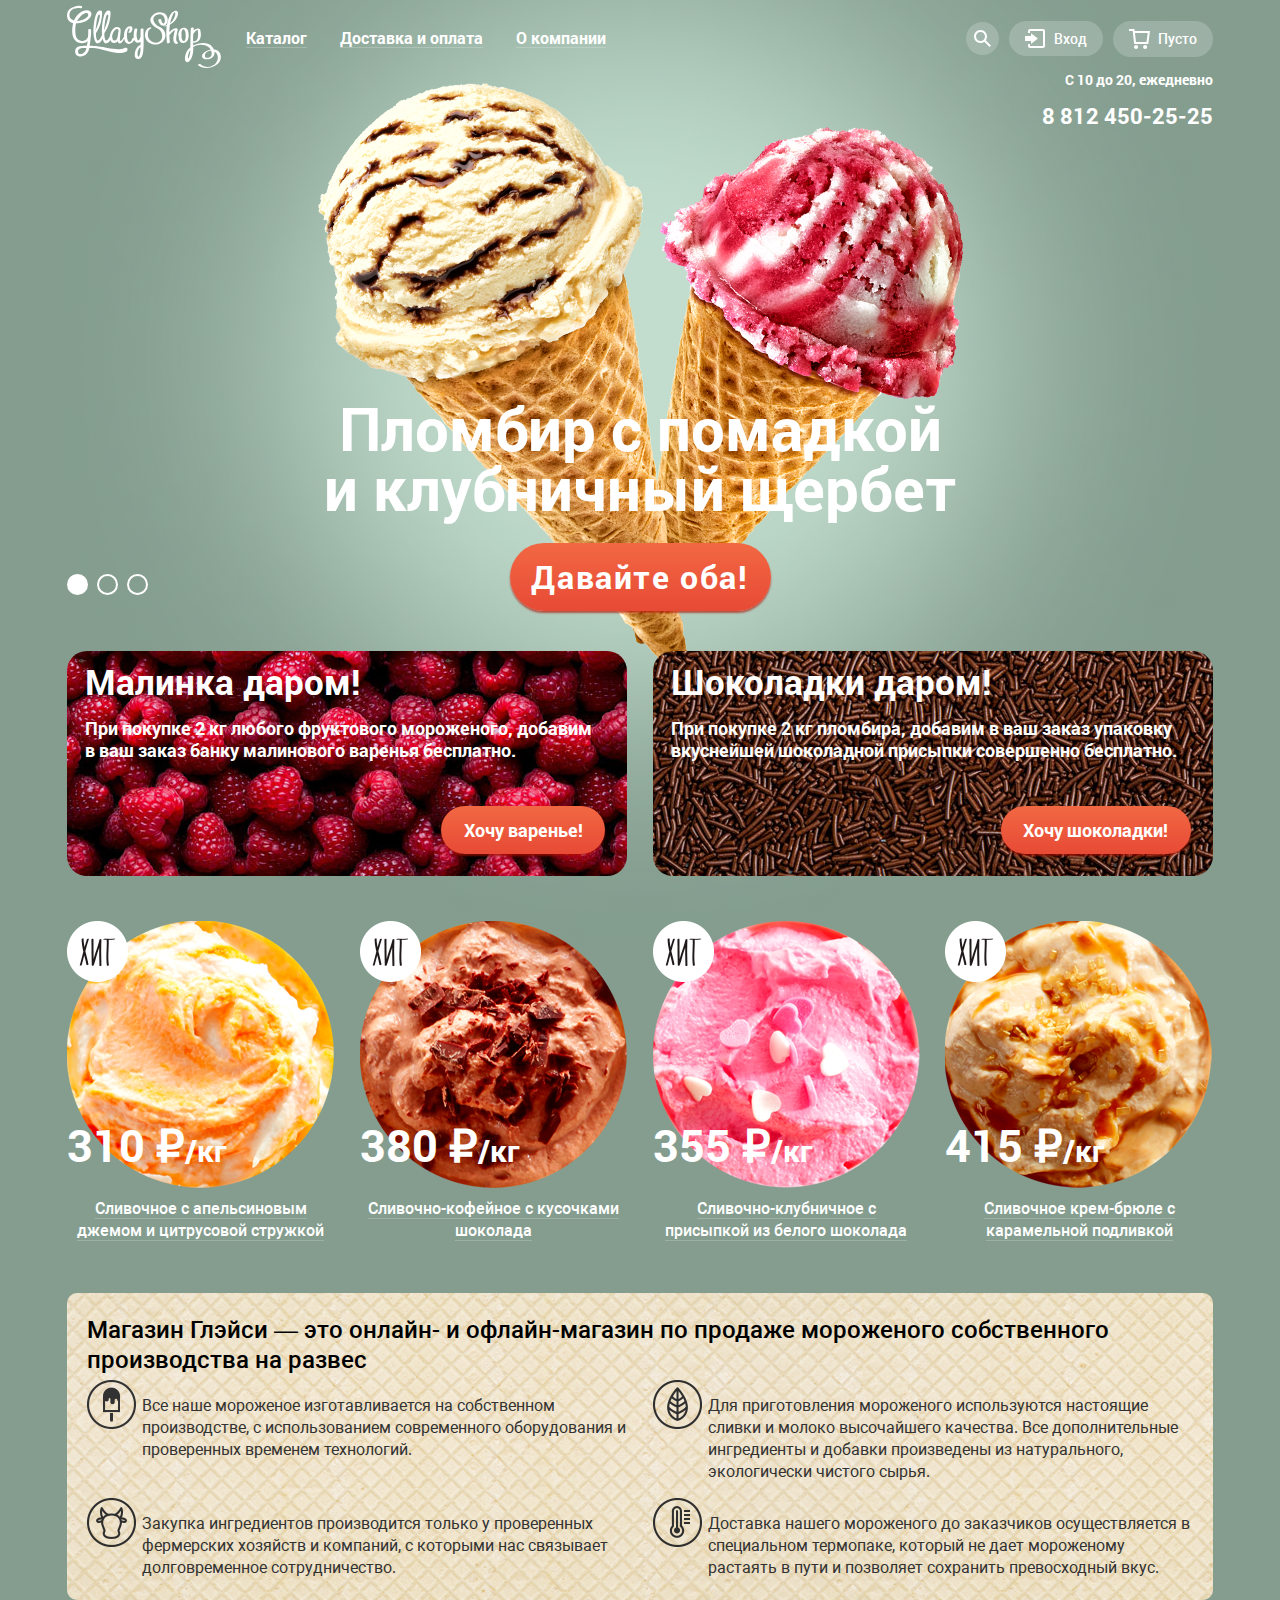
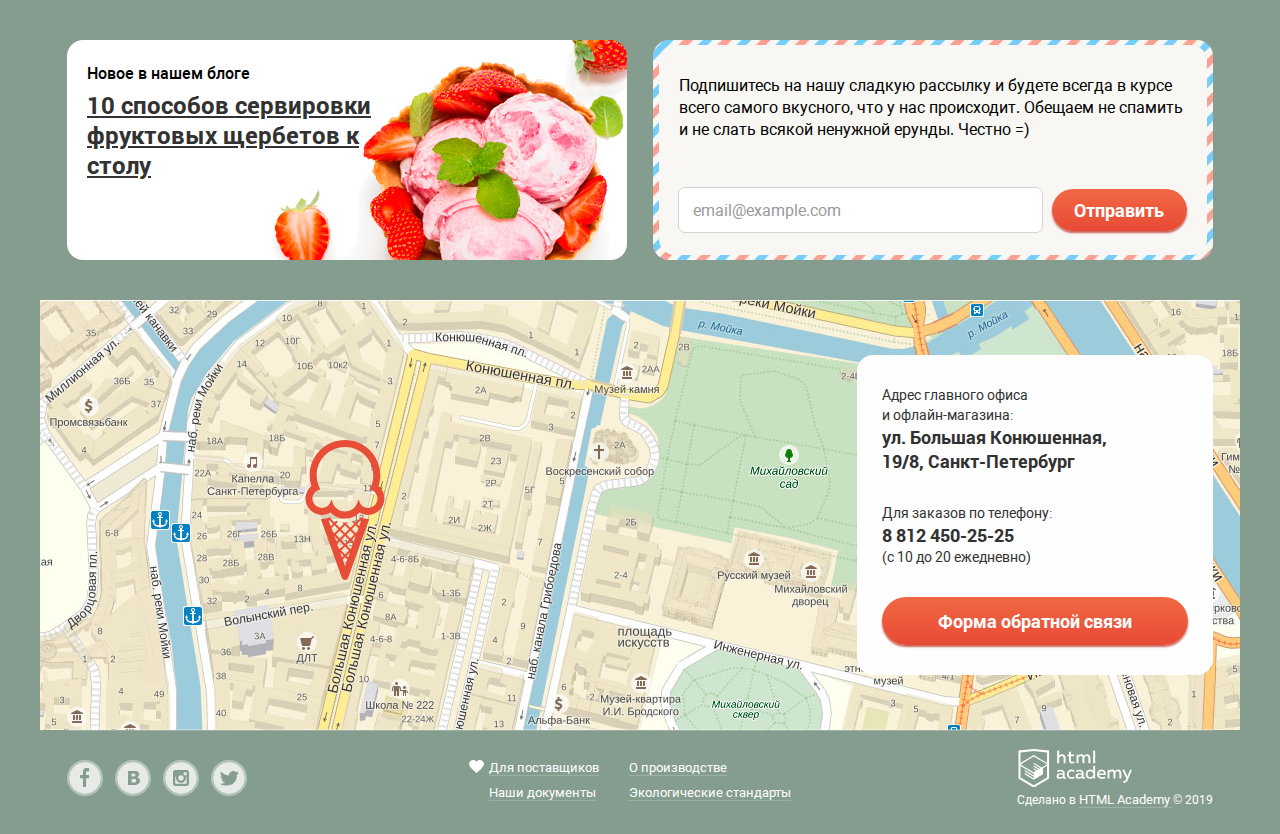
<file: index.html>
<!DOCTYPE html>
<html lang="ru">

<head>
  <meta charset="utf-8">
  <title>Gllacy Главная Страница</title>
  <!-- <link rel="stylesheet" href="css/normalize.min.css"> -->
  <link rel="stylesheet" href="css/style.min.css">
  <link rel="icon" href="favicon.ico">
  <link rel="icon" href="img/favicons/favicon.svg" type="image/svg+xml">
  <link rel="apple-touch-icon" href="img/favicons/180.png">
  <link rel="manifest" href="manisfest.webmanifest">
</head>

<body class="page page--green-theme">
  <header class="header page__header">
    <nav class="header__navigation">
      <a class="header__navigation-logo">
        <img src="img/icons/Logo.svg" width="154" height="64" alt="Глейси логотип">
      </a>
      <ul class="header__navigation-list">
        <li class="header__navigation-item">
          <a class="header__navigation-link header__navigation-link--catalog" href="#">
            <span class="header__navigation-text">Каталог</span>
          </a>
          <div class="header__catalog-wrapper">
            <div class="header__catalog">
              <ul class="header__catalog-options-list">
                <li class="header__catalog-option-item">
                  <a class="header__catalog-option-link">Новинки</a>
                </li>
              </ul>
              <ul class="header__catalog-list">
                <li class="header__catalog-item">
                  <a class="header__catalog-link" href="catalog.html">Сливочное</a>
                </li>
                <li class="header__catalog-item">
                  <a class="header__catalog-link" href="#">Щербеты</a>
                </li>
                <li class="header__catalog-item">
                  <a class="header__catalog-link" href="#">Фруктовый лёд</a>
                </li>
                <li class="header__catalog-item">
                  <a class="header__catalog-link" href="#">Мелорин</a>
                </li>
              </ul>
            </div>
          </div>
        </li>
        <li class="header__navigation-item">
          <a class="header__navigation-link" href="#">
            <span class="header__navigation-text">Доставка и оплата</span>
          </a>
        </li>
        <li class="header__navigation-item">
          <a class="header__navigation-link" href="#">
            <span class="header__navigation-text">О компании</span>
          </a>
        </li>
      </ul>
    </nav>
    <nav class="header__user-interface">
      <ul class="header__user-interface-list">
        <li class="header__user-interface-item ">
          <a class="header__user-interface-button user-interface-button user-interface-button--search" href="#">
            <svg class="user-interface-button__icon" version="1.1" xmlns="http://www.w3.org/2000/svg"
              xmlns:xlink="http://www.w3.org/1999/xlink" x="0px" y="0px" width="17px" height="17px" viewBox="0 0 17 17"
              enable-background="new 0 0 17 17" xml:space="preserve" fill="#FFFFFF">
              <g id="Layer_2">
                <path d="M16.958,15.527L11.75,10.32C12.533,9.247,13,7.93,13,6.5C13,2.91,10.09,0,6.5,0S0,2.91,0,6.5
                    S2.91,13,6.5,13c1.438,0,2.763-0.473,3.839-1.263l5.205,5.204L16.958,15.527z M6.5,11C4.019,11,2,8.981,2,6.5S4.019,2,6.5,2
                    S11,4.019,11,6.5S8.981,11,6.5,11z" />
              </g>
            </svg>
            <span class="user-interface-button__text visually-hidden" aria-label="Поиск по сайту">Поиск</span>
          </a>
          <div class="header__search-form-wrapper search-form-wrapper">
            <div class="header__search-form search-form">
              <form class="search-form__form">
                <input class="search-form__input input" type="text" placeholder="Крем брюле"
                  aria-label="Введите товар для поиска">
              </form>
            </div>
          </div>
        </li>
        <li class="header__user-interface-item">
          <a class="header__user-interface-button user-interface-button" href="#">
            <svg class="user-interface-button__icon" version="1.1" id="Layer_1" xmlns="http://www.w3.org/2000/svg"
              xmlns:xlink="http://www.w3.org/1999/xlink" x="0px" y="0px" width="21px" height="19px" viewBox="0 0 21 19"
              enable-background="new 0 0 21 19" xml:space="preserve" fill="#FFFFFF">
              <g>
                <polygon points="6,14.875 12.917,9.5 6,4.125 6,7.042 -0.042,7.042 -0.042,11.959 6,11.959 	" />
                <path
                  d="M18,0H5C3.9,0,3,0.9,3,2v2h2V2h13v15H5v-2H3v2c0,1.1,0.9,2,2,2h13c1.1,0,2-0.9,2-2V2C20,0.9,19.1,0,18,0z" />
              </g>
            </svg>
            <span class="user-interface-button__text" aria-label="Вход в личный кабинет">Вход</span>
          </a>
          <div class="header__login-popup-wrapper">
            <div class="header__login-popup login-popup">
              <form class="login-popup__form">
                <input class="login-popup__input input" type="text" placeholder="email@example.com"
                  aria-label="Введите вашу почту">
                <input class="login-popup__input input" type="text" placeholder="••••••••"
                  aria-label="Введите ваш пароль">
                <button class="login-poup__button button" type="submit">Войти</button>
                <div class="login-popup__link-container">
                  <a class="login-popup__link link link--dark" href="#">
                    <span class="link__text">
                      Забыли пароль?
                    </span>
                  </a><br>
                  <a class="login-popup__link link link--dark" href="#">
                    <span class="link__text">
                      Новая регистрация
                    </span>
                  </a>
                </div>
              </form>
            </div>
          </div>
        </li>
        <li class="header__user-interface-item">
          <a class="header__user-interface-button user-interface-button header__user-interface-button--cart " href="#">
            <svg class="user-interface-button__icon" width="21" height="20" viewBox="0 0 21 20"
              xmlns="http://www.w3.org/2000/svg" fill="#FFFFFF">
              <path
                d="M7.03359 20C8.14664 20 9.04894 19.1046 9.04894 18C9.04894 16.8954 8.14664 16 7.03359 16C5.92054 16 5.01823 16.8954 5.01823 18C5.01823 19.1046 5.92054 20 7.03359 20Z" />
              <path
                d="M16.1027 20C17.2157 20 18.118 19.1046 18.118 18C18.118 16.8954 17.2157 16 16.1027 16C14.9896 16 14.0873 16.8954 14.0873 18C14.0873 19.1046 14.9896 20 16.1027 20Z" />
              <path
                d="M5.70345 2L5.46161 0H0V2H3.66795L5.17946 15H19.2869L21 2H5.70345ZM17.5034 13H6.97313L5.96545 4H18.6924L17.5034 13Z" />
              <path d="M5.93506 4.03003L6.97297 13H17.5032L18.6923 4.03003H5.93506Z" fill="transparent" />
            </svg>
            <span class="user-interface-button__text" aria-label="Корзина">Пусто</span>
          </a>
          <div class="header__cart-popup-wrapper cart-popup-wrapper">
            <div class="cart-popup">
              <ul class="cart-popup__list">
                <li class="cart-popup__item">
                  <div class="cart-popup__desc-container">
                    <span class="cart-popup__close-button" aria-label="Убрать из корзины" tabindex="0"></span>
                    <img class="cart-popup__product-image" src="img/products/1.png" width="33" height="33" alt="">
                    <p class="cart-popup__product-name">
                      Пломбир с апельсиновым джемом
                    </p>
                  </div>
                  <div class="cart-popup__price-container">
                    <p class="cart-popup__product-amount">
                      <strong>
                        <span class="cart-popup__product-weight-number">1.5</span>
                        кг х
                      </strong>
                      <span class="cart-popup__product-price-number">200</span> руб.
                    </p>
                    <p class="cart-popup__product-final-price">
                      <span class="cart-popup__product-final-price-number">300</span> руб.
                    </p>
                  </div>
                </li>
                <li class="cart-popup__item">
                  <div class="cart-popup__desc-container">
                    <span class="cart-popup__close-button" aria-label="Убрать из корзины" tabindex="0"></span>
                    <img class="cart-popup__product-image" src="img/products/3.png" width="33" height="33" alt="">
                    <p class="cart-popup__product-name">
                      Клубничный пломбир с присыпкой из белого шоколада
                    </p>
                  </div>
                  <div class="cart-popup__price-container">
                    <p class="cart-popup__product-amount">
                      <strong>
                        <span class="cart-popup__product-weight-number">1.5</span>
                        кг х
                      </strong>
                      <span class="cart-popup__product-price-number">300</span> руб.
                    </p>
                    <p class="cart-popup__product-final-price">
                      <span class="cart-popup__product-final-price-number">450</span> руб.
                    </p>
                  </div>
                </li>
              </ul>
              <p class="cart-popup__products-price">
                Итого: <span class="cart-popup__products-price-number">750</span> руб.
              </p>
              <button class="cart-popup__button button">Оформить заказ</button>
            </div>
          </div>
        </li>
      </ul>

    </nav>
    <p class="header__info header__info--main">
      <span class="header__info-worktime">С 10 до 20, ежедневно</span><br>
      <a class="header__phone-link" href="tel:88124502525">8 812 450-25-25</a>
    </p>
  </header>
  <main class="page__content content">
    <h1 class="content__title visually-hidden">Магазин мороженного Глейси</h1>

    <section class="slider content__slider">
      <h2 class="slider__headline visually-hidden">Предложения</h2>
      <div class="slider__option slider__option-1">
        <p class="slider__desc">Крем-брюле и пломбир<br> с малиновым джемом</p>
        <a class="slider__button button button--big" href="#" aria-label="Перейти на страницу покупки мороженного">
          Давайте оба!</a>
      </div>
      <div class="slider__option slider__option-2">
        <p class="slider__desc">Шоколадный пломбир<br> и лимонный сорбет</p>
        <a class="slider__button button button--big" href="#" aria-label="Перейти на страницу покупки мороженного">
          Давайте оба!</a>
      </div>
      <div class="slider__option slider__option-3 slider__option--active">
        <div class="slider__picture"></div>
        <p class="slider__desc">Пломбир с помадкой <br> и клубничный щербет</p>
        <a class="slider__button button button--big" href="#" aria-label="Перейти на страницу покупки мороженного">
          Давайте оба!</a>
      </div>
      <div class="slider__controls">
        <button class="slider__control slider__control--active" aria-label="Первый слайд"></button>
        <button class="slider__control" aria-label="Второй слайд"></button>
        <button class="slider__control" aria-label="Трейтий слайд"></button>
      </div>
    </section>

    <section class="bunners content__bunners">
      <h2 class="bunners__headline visually-hidden">Акции</h2>
      <div class="bunner bunner--raspberry">
        <h3 class="bunner__title">Малинка даром!</h3>
        <p class="bunner__desc">
          При покупке 2 кг любого фруктового мороженого, добавим <br>в ваш заказ банку малинового варенья бесплатно.
        </p>
        <a class="bunner__link button" href="#"> Хочу варенье!</a>
      </div>
      <div class="bunner bunner--chockolate">
        <h3 class="bunner__title">Шоколадки даром!</h3>
        <p class="bunner__desc">
          При покупке 2 кг пломбира, добавим в ваш заказ упаковку <br> вкуснейшей шоколадной присыпки совершенно
          бесплатно.
        </p>
        <a class="bunner__link button" href="#"> Хочу шоколадки!</a>
      </div>
    </section>

    <section class="products content__products">
      <h2 class="products__headline visually-hidden">Хиты</h2>
      <ul class="products__list products__list--hits">
        <li class="products__list-item product product--hit">
          <div class="product__image-container">
            <img class="product__image" src="img/products/1.png" width="267" height="267"
              alt="Оранжево-белое апельсиновое мороженное с цитрусовой стружкой">
            <p class="product__price">310 ₽<span class="product__price-small">/кг</span></p>
          </div>
          <a class="product__link link" href="#" tabindex="0">
            <span class="product__link-text link__text">Сливочное с апельсиновым<br> джемом и цитрусовой стружкой</span>
          </a>
          <div class="product__button-container">
            <button class="product__button button">Быстрый просмотр</button>
          </div>
        </li>

        <li class="products__list-item product product--hit">
          <div class="product__image-container">
            <img class="product__image" src="img/products/2.png" width="267" height="267"
              alt="Коричневое кофейное мороженное посыпанное кусочками шоколада">
            <p class="product__price">380 ₽<span class="product__price-small">/кг</span></p>
          </div>
          <a class="product__link link" href="#" tabindex="0">
            <span class="product__link-text link__text">Сливочно-кофейное с кусочками<br> шоколада</span>
          </a>
          <div class="product__button-container">
            <button class="product__button button">Быстрый просмотр</button>
          </div>
        </li>

        <li class="products__list-item product product--hit">
          <div class="product__image-container">
            <img class="product__image" src="img/products/3.png" width="267" height="267"
              alt="Розовое клубничное мороженое с присыпкой сердечками">
            <p class="product__price">355 ₽<span class="product__price-small">/кг</span></p>
          </div>
          <a class="product__link link" href="#" tabindex="0">
            <span class="product__link-text link__text">Сливочно-клубничное с<br> присыпкой из белого шоколада</span>
          </a>
          <div class="product__button-container">
            <button class="product__button button">Быстрый просмотр</button>
          </div>
        </li>

        <li class="products__list-item product product--hit">
          <div class="product__image-container">
            <img class="product__image" src="img/products/4.png" width="267" height="267"
              alt="Бежевое ванильное мороженое с карамельным соусом">
            <p class="product__price">415 ₽<span class="product__price-small">/кг</span></p>
          </div>
          <a class="product__link link" href="#" tabindex="0">
            <span class="product__link-text link__text">Сливочное крем-брюле с<br> карамельной подливкой</span>
          </a>
          <div class="product__button-container">
            <button class="product__button button">Быстрый просмотр</button>
          </div>
        </li>
      </ul>
    </section>

    <section class="features content__features">
      <h2 class="features__headline visually-hidden"> Наши преимущества</h2>
      <p class="features__desc">
        Магазин Глэйси — это онлайн- и офлайн-магазин по продаже мороженого собственного
        производства на развес
      </p>
      <ul class="features__list">
        <li class="features__list-item feature">
          <img class="feature__icon" src="img/features/ice-cream.png" width="49" height="49" alt="Иконка мороженного">
          <p class="feature__desc">
            Все наше мороженое изготавливается на собственном производстве, с использованием современного оборудования и
            проверенных временем технологий.
          </p>
        </li>

        <li class="features__list-item feature">
          <img class="feature__icon" src="img/features/leaf.png" width="49" height="49" alt="Иконка листика">
          <p class="feature__desc">
            Для приготовления мороженого используются настоящие сливки и молоко высочайшего качества. Все дополнительные
            ингредиенты и добавки произведены из натурального, экологически чистого сырья.
          </p>
        </li>

        <li class="features__list-item feature">
          <img class="feature__icon" src="img/features/cow.png" width="49" height="49" alt="Иконка коровы">
          <p class="feature__desc">
            Закупка ингредиентов производится только у проверенных фермерских хозяйств и компаний, с которыми нас
            связывает долговременное сотрудничество.
          </p>
        </li>

        <li class="features__list-item feature">
          <img class="feature__icon" src="img/features/thermometer.png" width="49" height="49" alt="Иконка термометра">
          <p class="feature__desc">
            Доставка нашего мороженого до заказчиков осуществляется в специальном термопаке, который не дает мороженому
            растаять в пути и позволяет сохранить превосходный вкус. </p>
        </li>
      </ul>
    </section>

    <section class="blog content__blog">
      <h2 class="blog__headline visually-hidden">Блог</h2>
      <h3 class="blog__subtitle">Новое в нашем блоге</h3>
      <a class="blog__desc" href="#">
        10 способов сервировки<br>
        фруктовых щербетов к<br>
        столу
      </a>
    </section>

    <section class="mail content__mail">
      <h2 class="mail__headline visually-hidden">Рассылка</h2>
      <div class="mail__inner-container">
        <p class="mail__desc">
          Подпишитесь на нашу сладкую рассылку и будете всегда в курсе всего самого вкусного, что у нас происходит.
          Обещаем не спамить и не слать всякой ненужной ерунды. Честно =)
        </p>
        <form class="mail__form" method="post" action="https://echo.htmlacademy.ru">
          <input class="mail__input input input" type="text" aria-label="Напишите вашу почту"
            placeholder="email@example.com">
          <button class="mail__button button" type="submit" aria-label="Подписаться на рассылку">Отправить</button>
        </form>
      </div>
    </section>

    <section class="contacts content__contacts">
      <h2 class="contacts__headline visually-hidden">Контакты</h2>
      <div class="contacts__info">
        <p class="contacts__adress">
          Адрес главного офиса <br>
          и офлайн-магазина: <br>
          <strong>
            ул. Большая Конюшенная,<br>
            19/8, Санкт-Петербург
          </strong>
        </p>
        <p class="contacts__phone">
          Для заказов по телефону:<br>
          <a class="contacts__phone-number" href="tel:88124502525" aria-label="Телефон для заказов: 8 812 450-25-25">
            <strong>8 812 450-25-25</strong>
          </a>
          <br>
          (с 10 до 20 ежедневно)
        </p>
        <a class="contacts__button button" href="feedback.html" target="new_blank">Форма обратной связи</a>
      </div>
      <iframe class="contacts__map"
        src="https://www.google.com/maps/embed?pb=!1m18!1m12!1m3!1d1998.6052928982058!2d30.322824670226833!3d59.938691499714785!2m3!1f0!2f0!3f0!3m2!1i1024!2i768!4f13.1!3m3!1m2!1s0x4696310fca145cc1%3A0x42b32648d8238007!2z0JHQvtC70YzRiNCw0Y8g0JrQvtC90Y7RiNC10L3QvdCw0Y8g0YPQuy4sIDE5LzgsINCh0LDQvdC60YIt0J_QtdGC0LXRgNCx0YPRgNCzLCDQoNC-0YHRgdC40Y8sIDE5MTE4Ng!5e0!3m2!1sru!2sby!4v1649086898158!5m2!1sru!2sby"
        width="600" height="450" style="border:0;" allowfullscreen="" loading="lazy"
        referrerpolicy="no-referrer-when-downgrade"></iframe>
    </section>

    <section class="feedback page__feedback hidden">
      <h2 class="feedback__headline visually-hidden">Форма обратной связи</h2>
      <h3 class="feedback__title"> Мы обязательно вам ответим!</h3>
      <form class="feedback__form" method="post" action="https://echo.htmlacademy.ru">
        <input class="feedback__input input" name="user-name" type="text" placeholder="Имя Фамилия"
          aria-label="Напишите ваше имя и фамилию" required>
        <input class="feedback__input input" name="user-mail" type="mail" placeholder="email@example.com"
          aria-label="Напишите вашу почту" required>
        <textarea class="feedback__textarea input" name="user-comment" placeholder="В свободной форме"
          aria-label="Напишите ваше сообщение" required></textarea>
        <div class="feedback__button-container">
          <button class="feedback__submit-button button" type="submit">Отправить</button>
        </div>
      </form>
      <button class="feeedback__close-button" aria-label="Закрыть окно"></button>
    </section>
  </main>
  <footer class="footer page__footer">
    <ul class="footer__social">
      <li class="footer__social-item social-item">
        <a class="footer__social-link" href="#">
          <img class="footer__social-image" src="img/social/facebook.svg" width="32" height="32" alt="facebook">
        </a>
      </li>
      <li class="footer__social-item social-item">
        <a class="footer__social-link" href="#">
          <img class="footer__social-image" src="img/social/vkontakte.svg" width="32" height="32" alt="vkontakte">
        </a>
      </li>
      <li class="footer__social-item social-item">
        <a class="footer__social-link" href="#">
          <img class="footer__social-image" src="img/social/instagram.svg" width="32" height="32" alt="instagram">
        </a>
      </li>
      <li class="footer__social-item social-item">
        <a class="footer__social-link" href="#">
          <img class="footer__social-image" src="img/social/twitter.svg" width="32" height="32" alt="twitter">
        </a>
      </li>
    </ul>

    <ul class="footer__links">
      <li class="footer__links-item footer__links-item--first">
        <a class="footer__link link" href="#">
          <span class="link__text">
            Для поставщиков
          </span>
        </a>
      </li>
      <li class="footer__links-item">
        <a class="footer__link link" href="#">
          <span class="link__text">
            О производстве
          </span>
        </a>
      </li>
      <li class="footer__links-item">
        <a class="footer__link link" href="#">
          <span class="link__text">
            Наши документы
          </span>
        </a>
      </li>
      <li class="footer__links-item">
        <a class="footer__link link" href="#">
          <span class="link__text">
            Экологические стандарты
          </span>
        </a>
      </li>
    </ul>

    <div class="footer__creator">
      <a class="footer__creator-logo-link" href="https://htmlacademy.ru/intensive/htmlcss" target="new_blank">
        <img class="footer__creator-logo-img" src="img/icons/logo-htmlacademy-small.svg" width="115" height="38"
          alt="Логотип HTML Academy">
      </a>
      <p class="footer__creator-info">
        Сделано в
        <a class="footer__creator-info-link link" href="https://htmlacademy.ru/intensive/htmlcss" target="new_blank">
          <span class="link__text">
            HTML Academy
          </span>
        </a>
        © 2019
      </p>
    </div>
  </footer>
  <div class="page__wrapper hidden"></div>
  <script src="js/script.min.js"></script>
</body>

</html>
</file>
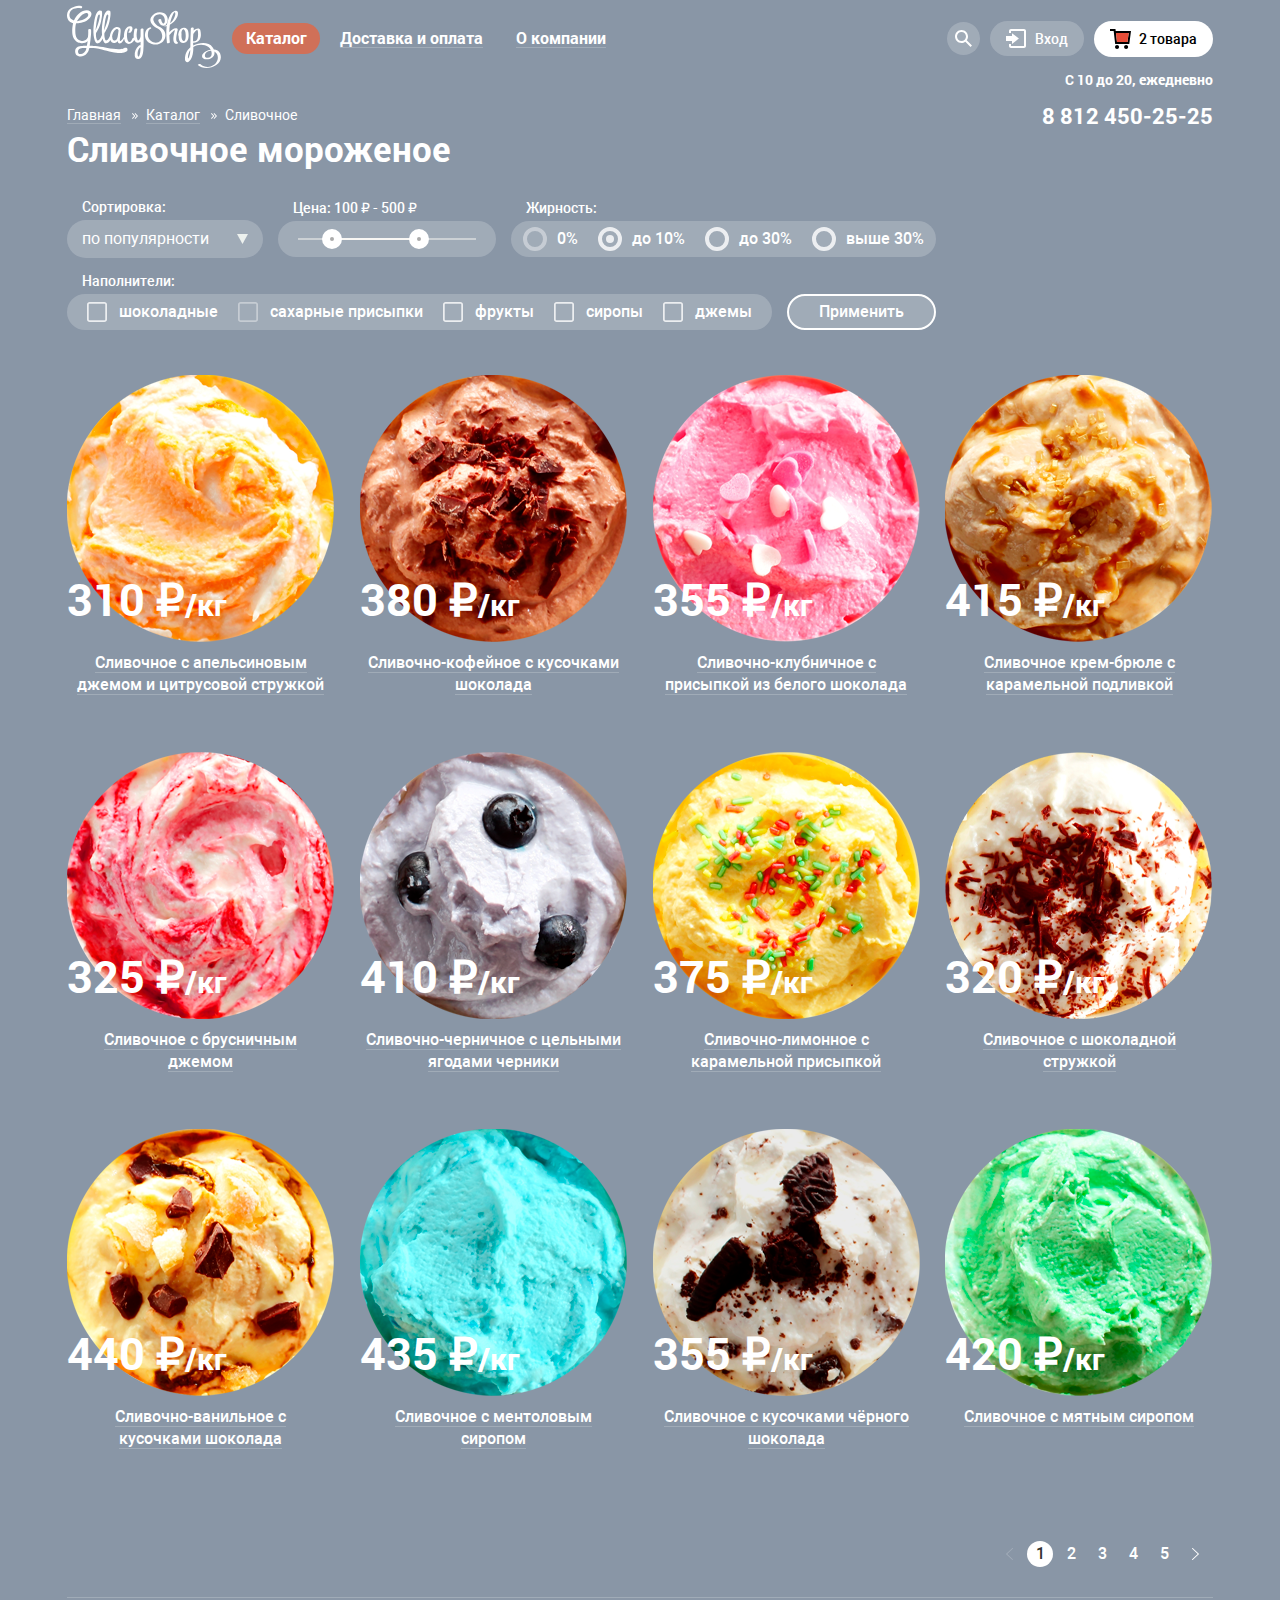
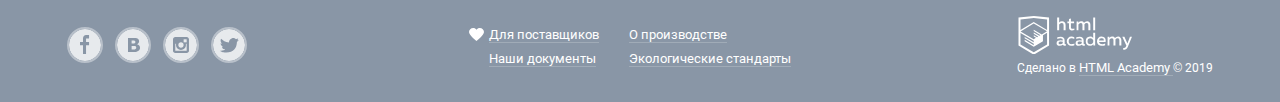
<file: catalog.html>
<!DOCTYPE html>
<html lang="ru">

<head>
  <meta charset="utf-8">
  <title>Gllacy Каталог</title>
  <link rel="stylesheet" href="css/normalize.min.css">
  <link rel="stylesheet" href="css/style.min.css">
  <link rel="icon" href="favicon.ico">
  <link rel="icon" href="img/favicons/favicon.svg" type="image/svg+xml">
  <link rel="apple-touch-icon" href="img/favicons/180.png">
  <link rel="manifest" href="manisfest.webmanifest">
</head>

<body class="page page--gray-theme page--default">
  <header class="header page__header">
    <nav class="header__navigation">
      <a class="header__navigation-logo" href="index.html" aria-label="На главную страницу">
        <img src="img/icons/Logo.svg" width="154" height="64" alt="Глейси логотип">
      </a>
      <ul class="header__navigation-list">
        <li class="header__navigation-item">
          <a class="header__navigation-link header__navigation-link--catalog header__navigation-link--current" href="#">
            <span class="header__navigation-text">Каталог</span>
          </a>
          <div class="header__catalog-wrapper">
            <div class="header__catalog">
              <ul class="header__catalog-options-list">
                <li class="header__catalog-option-item">
                  <a class="header__catalog-option-link">Новинки</a>
                </li>
              </ul>
              <ul class="header__catalog-list">
                <li class="header__catalog-item">
                  <a class="header__catalog-link header__catalog-link--curent" href="#">Сливочное</a>
                </li>
                <li class="header__catalog-item">
                  <a class="header__catalog-link" href="#">Щербеты</a>
                </li>
                <li class="header__catalog-item">
                  <a class="header__catalog-link" href="#">Фруктовый лёд</a>
                </li>
                <li class="header__catalog-item">
                  <a class="header__catalog-link" href="#">Мелорин</a>
                </li>
              </ul>
            </div>
          </div>
        </li>
        <li class="header__navigation-item">
          <a class="header__navigation-link" href="#">
            <span class="header__navigation-text">Доставка и оплата</span>
          </a>
        </li>
        <li class="header__navigation-item">
          <a class="header__navigation-link" href="#">
            <span class="header__navigation-text">О компании</span>
          </a>
        </li>
      </ul>
    </nav>
    <nav class="header__user-interface">
      <ul class="header__user-interface-list">
        <li class="header__user-interface-item ">
          <a class="header__user-interface-button user-interface-button user-interface-button--search" href="#">
            <svg class="user-interface-button__icon" version="1.1" xmlns="http://www.w3.org/2000/svg"
              xmlns:xlink="http://www.w3.org/1999/xlink" x="0px" y="0px" width="17px" height="17px" viewBox="0 0 17 17"
              enable-background="new 0 0 17 17" xml:space="preserve" fill="#FFFFFF">
              <g id="Layer_2">
                <path d="M16.958,15.527L11.75,10.32C12.533,9.247,13,7.93,13,6.5C13,2.91,10.09,0,6.5,0S0,2.91,0,6.5
                    S2.91,13,6.5,13c1.438,0,2.763-0.473,3.839-1.263l5.205,5.204L16.958,15.527z M6.5,11C4.019,11,2,8.981,2,6.5S4.019,2,6.5,2
                    S11,4.019,11,6.5S8.981,11,6.5,11z" />
              </g>
            </svg>
            <span class="user-interface-button__text visually-hidden">Поиск</span>
          </a>
          <div class="header__search-form-wrapper search-form-wrapper">
            <div class="header__search-form search-form">
              <form class="search-form__form">
                <input class="search-form__input input" type="text" placeholder="Крем брюле"
                  aria-label="Введите товар для поиска">
              </form>
            </div>
          </div>
        </li>
        <li class="header__user-interface-item">
          <a class="header__user-interface-button user-interface-button" href="#">
            <svg class="user-interface-button__icon" version="1.1" id="Layer_1" xmlns="http://www.w3.org/2000/svg"
              xmlns:xlink="http://www.w3.org/1999/xlink" x="0px" y="0px" width="21px" height="19px" viewBox="0 0 21 19"
              enable-background="new 0 0 21 19" xml:space="preserve" fill="#FFFFFF">
              <g>
                <polygon points="6,14.875 12.917,9.5 6,4.125 6,7.042 -0.042,7.042 -0.042,11.959 6,11.959 	" />
                <path
                  d="M18,0H5C3.9,0,3,0.9,3,2v2h2V2h13v15H5v-2H3v2c0,1.1,0.9,2,2,2h13c1.1,0,2-0.9,2-2V2C20,0.9,19.1,0,18,0z" />
              </g>
            </svg>
            <span class="user-interface-button__text">Вход</span>
          </a>
          <div class="header__login-popup-wrapper">
            <div class="header__login-popup login-popup">
              <form class="login-popup__form">
                <input class="login-popup__input input" type="text" placeholder="email@example.com"
                  aria-label="Введите вашу почту">
                <input class="login-popup__input input" type="text" placeholder="••••••••"
                  aria-label="Введите ваш пароль">
                <button class="login-poup__button button" type="submit">Войти</button>
                <div class="login-popup__link-container">
                  <a class="login-popup__link link link--dark" href="#">
                    <span class="link__text">
                      Забыли пароль?
                    </span>
                  </a><br>
                  <a class="login-popup__link link link--dark" href="#">
                    <span class="link__text">
                      Новая регистрация
                    </span>
                  </a>
                </div>
              </form>
            </div>
          </div>
        </li>
        <li class="header__user-interface-item">
          <a class="header__user-interface-button user-interface-button header__user-interface-button--cart user-interface-button--cart"
            href="#">
            <svg class="user-interface-button__icon" width="21" height="20" viewBox="0 0 21 20"
              xmlns="http://www.w3.org/2000/svg" fill="#FFFFFF">
              <path
                d="M7.03359 20C8.14664 20 9.04894 19.1046 9.04894 18C9.04894 16.8954 8.14664 16 7.03359 16C5.92054 16 5.01823 16.8954 5.01823 18C5.01823 19.1046 5.92054 20 7.03359 20Z" />
              <path
                d="M16.1027 20C17.2157 20 18.118 19.1046 18.118 18C18.118 16.8954 17.2157 16 16.1027 16C14.9896 16 14.0873 16.8954 14.0873 18C14.0873 19.1046 14.9896 20 16.1027 20Z" />
              <path
                d="M5.70345 2L5.46161 0H0V2H3.66795L5.17946 15H19.2869L21 2H5.70345ZM17.5034 13H6.97313L5.96545 4H18.6924L17.5034 13Z" />
              <path d="M5.93506 4.03003L6.97297 13H17.5032L18.6923 4.03003H5.93506Z" fill="transparent" />
            </svg>
            <span class="user-interface-button__text" aria-label="Корзина: 2 товара">2 товара</span>
          </a>
          <div class="header__cart-popup-wrapper cart-popup-wrapper">
            <div class="cart-popup">
              <ul class="cart-popup__list">
                <li class="cart-popup__item">
                  <div class="cart-popup__desc-container">
                    <span class="cart-popup__close-button" aria-label="Убрать из корзины" tabindex="0"></span>
                    <img class="cart-popup__product-image" src="img/products/1.png" width="33" height="33" alt="">
                    <p class="cart-popup__product-name">
                      Пломбир с апельсиновым джемом
                    </p>
                  </div>
                  <div class="cart-popup__price-container">
                    <p class="cart-popup__product-amount">
                      <strong>
                        <span class="cart-popup__product-weight-number">1.5</span>
                        кг х
                      </strong>
                      <span class="cart-popup__product-price-number">200</span> руб.
                    </p>
                    <p class="cart-popup__product-final-price">
                      <span class="cart-popup__product-final-price-number">300</span> руб.
                    </p>
                  </div>
                </li>
                <li class="cart-popup__item">
                  <div class="cart-popup__desc-container">
                    <span class="cart-popup__close-button" aria-label="Убрать из корзины" tabindex="0"></span>
                    <img class="cart-popup__product-image" src="img/products/3.png" width="33" height="33" alt="">
                    <p class="cart-popup__product-name">
                      Клубничный пломбир с присыпкой из белого шоколада
                    </p>
                  </div>
                  <div class="cart-popup__price-container">
                    <p class="cart-popup__product-amount">
                      <strong>
                        <span class="cart-popup__product-weight-number">1.5</span>
                        кг х
                      </strong>
                      <span class="cart-popup__product-price-number">300</span> руб.
                    </p>
                    <p class="cart-popup__product-final-price">
                      <span class="cart-popup__product-final-price-number">450</span> руб.
                    </p>
                  </div>
                </li>
              </ul>
              <p class="cart-popup__products-price">
                Итого: <span class="cart-popup__products-price-number">750</span> руб.
              </p>
              <button class="cart-popup__button button">Оформить заказ</button>
            </div>
          </div>
        </li>
      </ul>
    </nav>
    <p class="header__info">
      <span class="header__info-worktime">С 10 до 20, ежедневно</span><br>
      <a class="header__phone-link" href="tel:88124502525">8 812 450-25-25</a>
    </p>
    <nav class="header__breadcrumbs breadcrumbs">
      <ul class="breadcrumbs__list">
        <li class="breadcrumbs__item">
          <a class="breadcrumbs__link" href="index.html">Главная</a>
        </li>
        <li class="breadcrumbs__item">
          <a class="breadcrumbs__link" href="catalog.html">Каталог</a>
        </li>
        <li class="breadcrumbs__item breadcrumbs__item--last">
          <a class="breadcrumbs__link" href="#">Сливочное</a>
        </li>
      </ul>
    </nav>
  </header>
  <main class="catalog">
    <h1 class="catalog__title">Сливочное мороженое</h1>

    <section class="filters">
      <h2 class="products__headline visually-hidden">Фильтры</h2>
      <form class="filters__form">
        <fieldset class="filters__type filters__sorting ">
          <legend class="filters__name">Сортировка:</legend>
          <select class="filters__sorting-types">
            <option class="filters__sorting-item" value="1" selected>по популярности</option>
            <option class="filters__sorting-item" value="2">сначала недорогие</option>
            <option class="filters__sorting-item" value="3">сначала дорогие</option>
            <option class="filters__sorting-item" value="4">по жирности</option>
          </select>
        </fieldset>

        <fieldset class="filters__type filters__price">
          <legend class="filters__name">Цена:
            <span class="filters__price-number-min">100</span> ₽
            -
            <span class="filters__price-number-max">500</span> ₽
          </legend>

          <div class="filters__inner-container range-filter">
            <div class="range-filter__scale">
              <div class="range-filter__bar"></div>
            </div>
            <div class="range-filter__toggle range-filter__toggle-min" aria-label="Минимальная цена" tabindex="0"></div>
            <div class="range-filter__toggle range-filter__toggle-max" aria-label="Максимальная цена" tabindex="0">
            </div>
          </div>
        </fieldset>

        <fieldset class="filters__type filters__fat">
          <legend class="filters__name">Жирность:</legend>

          <div class="filters__inner-container filters__radio">
            <input id="zero" class="filters__radio-option-input visually-hidden" type="radio" name="fat" value="0%"
              disabled>
            <label class="filters__radio-option-label" for="zero">0%</label>

            <input id="ten" class="filters__radio-option-input visually-hidden" type="radio" name="fat" value="0-10%"
              checked>
            <label class="filters__radio-option-label" for="ten">до 10%</label>

            <input id="thirty" class="filters__radio-option-input visually-hidden" type="radio" name="fat"
              value="10-30%">
            <label class="filters__radio-option-label" for="thirty">до 30%</label>

            <input id="more" class="filters__radio-option-input visually-hidden" type="radio" name="fat" value="30%+">
            <label class="filters__radio-option-label" for="more">выше 30%</label>
          </div>
        </fieldset>

        <fieldset class="filters__type filters__topping">
          <legend class="filters__name">Наполнители:</legend>

          <div class="filters__inner-container filters__checkbox">
            <input id="chocolate" class="filters__checkbox-option-input visually-hidden" type="checkbox" name="topping"
              value="chocolate">
            <label for="chocolate" class="filters__checkbox-option-label">шоколадные</label>

            <input id="sugar" class="filters__checkbox-option-input  visually-hidden" type="checkbox" name="topping"
              value="sugar" disabled>
            <label for="sugar" class="filters__checkbox-option-label">сахарные присыпки</label>

            <input id="fruit" class="filters__checkbox-option-input  visually-hidden" type="checkbox" name="topping"
              value="fruit">
            <label for="fruit" class="filters__checkbox-option-label">фрукты</label>

            <input id="sirup" class="filters__checkbox-option-input  visually-hidden" type="checkbox" name="topping"
              value="sirup">
            <label for="sirup" class="filters__checkbox-option-label">сиропы</label>

            <input id="jem" class="filters__checkbox-option-input  visually-hidden" type="checkbox" name="topping"
              value="jem">
            <label for="jem" class="filters__checkbox-option-label">джемы</label>
          </div>
        </fieldset>

        <button class="filters__button button-dark " type="submit">Применить</button>
      </form>
    </section>

    <section class="products">
      <h2 class="products__headline visually-hidden">Товары</h2>
      <ul class="products__list">
        <li class="products__list-item product ">
          <div class="product__image-container">
            <img class="product__image" src="img/products/1.png" width="267" height="267"
              alt="Оранжево-белое апельсиновое мороженное с цитрусовой стружкой">
            <p class="product__price">310 ₽<span class="product__price-small">/кг</span></p>
          </div>
          <a class="product__link link" href="#" tabindex="0">
            <span class="product__link-text link__text">Сливочное с апельсиновым<br> джемом и цитрусовой стружкой</span>
          </a>
          <div class="product__button-container">
            <button class="product__button button">Быстрый просмотр</button>
          </div>
        </li>

        <li class="products__list-item product ">
          <div class="product__image-container">
            <img class="product__image" src="img/products/2.png" width="267" height="267"
              alt="Коричневое кофейное мороженное посыпанное кусочками шоколада">
            <p class="product__price">380 ₽<span class="product__price-small">/кг</span></p>
          </div>
          <a class="product__link link" href="#" tabindex="0">
            <span class="product__link-text link__text">Сливочно-кофейное с кусочками<br> шоколада</span>
          </a>
          <div class="product__button-container">
            <button class="product__button button">Быстрый просмотр</button>
          </div>
        </li>

        <li class="products__list-item product ">
          <div class="product__image-container">
            <img class="product__image" src="img/products/3.png" width="267" height="267"
              alt="Розовое клубничное мороженое с присыпкой сердечками">
            <p class="product__price">355 ₽<span class="product__price-small">/кг</span></p>
          </div>
          <a class="product__link link" href="#" tabindex="0">
            <span class="product__link-text link__text">Сливочно-клубничное с<br> присыпкой из белого шоколада</span>
          </a>
          <div class="product__button-container">
            <button class="product__button button">Быстрый просмотр</button>
          </div>
        </li>

        <li class="products__list-item product">
          <div class="product__image-container">
            <img class="product__image" src="img/products/4.png" width="267" height="267"
              alt="Бежевое ванильное мороженое с карамельным соусом">
            <p class="product__price">415 ₽<span class="product__price-small">/кг</span></p>
          </div>
          <a class="product__link link" href="#" tabindex="0">
            <span class="product__link-text link__text">Сливочное крем-брюле с<br> карамельной подливкой</span>
          </a>
          <div class="product__button-container">
            <button class="product__button button">Быстрый просмотр</button>
          </div>
        </li>

        <li class="products__list-item product">
          <div class="product__image-container">
            <img class="product__image" src="img/products/5.png" width="267" height="267"
              alt="Красно-белое брусничное мороженное с джемом">
            <p class="product__price">325 ₽<span class="product__price-small">/кг</span></p>
          </div>
          <a class="product__link link" href="#" tabindex="0">
            <span class="product__link-text link__text">Сливочное с брусничным <br> джемом</span>
          </a>
          <div class="product__button-container">
            <button class="product__button button">Быстрый просмотр</button>
          </div>
        </li>

        <li class="products__list-item product">
          <div class="product__image-container">
            <img class="product__image" src="img/products/6.png" width="267" height="267"
              alt="Фиолетовое черничное мороженное с ягодами">
            <p class="product__price">410 ₽<span class="product__price-small">/кг</span></p>
          </div>
          <a class="product__link link" href="#" tabindex="0">
            <span class="product__link-text link__text">Сливочно-черничное с цельными<br> ягодами черники</span>
          </a>
          <div class="product__button-container">
            <button class="product__button button">Быстрый просмотр</button>
          </div>
        </li>

        <li class="products__list-item product">
          <div class="product__image-container">
            <img class="product__image" src="img/products/7.png" width="267" height="267"
              alt="Жёлтое лимонное мороженное с разноцветной присыпкой">
            <p class="product__price">375 ₽<span class="product__price-small">/кг</span></p>
          </div>
          <a class="product__link link" href="#" tabindex="0">
            <span class="product__link-text link__text">Сливочно-лимонное с<br> карамельной присыпкой</span>
          </a>
          <div class="product__button-container">
            <button class="product__button button">Быстрый просмотр</button>
          </div>
        </li>

        <li class="products__list-item product">
          <div class="product__image-container">
            <img class="product__image" src="img/products/8.png" width="267" height="267"
              alt="Белое сливочное мороженное посыпанное шоколадной стружкой">
            <p class="product__price">320 ₽<span class="product__price-small">/кг</span></p>
          </div>
          <a class="product__link link" href="#" tabindex="0">
            <span class="product__link-text link__text">Сливочное с шоколадной<br> стружкой</span>
          </a>
          <div class="product__button-container">
            <button class="product__button button">Быстрый просмотр</button>
          </div>
        </li>

        <li class="products__list-item product">
          <div class="product__image-container">
            <img class="product__image" src="img/products/9.png" width="267" height="267"
              alt="Сливочно-ванильное мороженное кремового цвета посыпанное кусочками шоколада">
            <p class="product__price">440 ₽<span class="product__price-small">/кг</span></p>
          </div>
          <a class="product__link link" href="#" tabindex="0">
            <span class="product__link-text link__text">Сливочно-ванильное с<br> кусочками шоколада</span>
          </a>
          <div class="product__button-container">
            <button class="product__button button">Быстрый просмотр</button>
          </div>
        </li>

        <li class="products__list-item product">
          <div class="product__image-container">
            <img class="product__image" src="img/products/10.png" width="267" height="267"
              alt="Бирюзовое мороженное с ментоловым сиропом">
            <p class="product__price">435 ₽<span class="product__price-small">/кг</span></p>
          </div>
          <a class="product__link link" href="#" tabindex="0">
            <span class="product__link-text link__text">Сливочное с ментоловым<br> сиропом</span>
          </a>
          <div class="product__button-container">
            <button class="product__button button">Быстрый просмотр</button>
          </div>
        </li>

        <li class="products__list-item product">
          <div class="product__image-container">
            <img class="product__image" src="img/products/11.png" width="267" height="267"
              alt="Белое сливочное мороженное с кусочками чёрного шоколада">
            <p class="product__price">355 ₽<span class="product__price-small">/кг</span></p>
          </div>
          <a class="product__link link" href="#" tabindex="0">
            <span class="product__link-text link__text">Сливочное с кусочками чёрного<br> шоколада</span>
          </a>
          <div class="product__button-container">
            <button class="product__button button">Быстрый просмотр</button>
          </div>
        </li>

        <li class="products__list-item product">
          <div class="product__image-container">
            <img class="product__image" src="img/products/12.png" width="267" height="267"
              alt="Салатовое мороженное с мятным сиропом">
            <p class="product__price">420 ₽<span class="product__price-small">/кг</span></p>
          </div>
          <a class="product__link link" href="#" tabindex="0">
            <span class="product__link-text link__text">Сливочное с мятным сиропом</span>
          </a>
          <div class="product__button-container">
            <button class="product__button button">Быстрый просмотр</button>
          </div>
        </li>
      </ul>
      <div class="products__pagination pagination">
        <ul class="pagination__list">
          <li class="pagination__item pagination__item--backward pagination__item--disabled" tabindex="0"
            aria-label="Предыдущая страница">
            <svg class="pagination__icon" width="7" height="12" viewBox="0 0 7 12" fill="white"
              xmlns="http://www.w3.org/2000/svg">
              <path
                d="M0.15889 6.34125L6.06761 11.8512C6.1703 11.9465 6.30937 12 6.45436 12C6.59934 12 6.73841 11.9465 6.84111 11.8512C6.89146 11.8048 6.93142 11.7495 6.95869 11.6885C6.98596 11.6276 7 11.5623 7 11.4962C7 11.4302 6.98596 11.3649 6.95869 11.304C6.93142 11.243 6.89146 11.1877 6.84111 11.1412L1.3084 6.00125L6.84111 0.831247C6.89146 0.784766 6.93142 0.729465 6.95869 0.668535C6.98596 0.607606 7 0.542253 7 0.476248C7 0.410242 6.98596 0.344889 6.95869 0.283959C6.93142 0.22303 6.89146 0.167728 6.84111 0.121247C6.73357 0.0364304 6.59506 -0.00654793 6.45436 0.00124741C6.38391 0.000448227 6.31406 0.013381 6.2493 0.0392141C6.18454 0.0650473 6.12631 0.103209 6.07835 0.151247L0.15889 5.63125C0.108543 5.67773 0.0685816 5.73303 0.0413108 5.79396C0.01404 5.85489 0 5.92024 0 5.98625C0 6.05225 0.01404 6.11761 0.0413108 6.17854C0.0685816 6.23947 0.108543 6.29477 0.15889 6.34125Z"
                fill-opacity="0.2" />
            </svg>
          </li>
          <li class="pagination__item pagination__item--active" tabindex="0" aria-label="Первая страница">1</li>
          <li class="pagination__item" tabindex="0" aria-label="Вторая страница">2</li>
          <li class="pagination__item" tabindex="0" aria-label="Третья страница">3</li>
          <li class="pagination__item" tabindex="0" aria-label="Четвёртая страница">4</li>
          <li class="pagination__item" tabindex="0" aria-label="Пятая страница">5</li>
          <li class="pagination__item pagination__item--forward" tabindex="0" aria-label="Следующая страница">
            <svg class="products__pagination-icon" width="7" height="12" viewBox="0 0 7 12" fill="white"
              xmlns="http://www.w3.org/2000/svg">
              <path
                d="M6.84111 5.65875L0.932395 0.148752C0.829699 0.05349 0.690626 0 0.545642 0C0.400659 0 0.261586 0.05349 0.15889 0.148752C0.108543 0.195234 0.0685817 0.250534 0.041311 0.311464C0.0140403 0.372393 0 0.437746 0 0.503752C0 0.569758 0.0140403 0.635111 0.041311 0.69604C0.0685817 0.75697 0.108543 0.812271 0.15889 0.858752L5.6916 5.99875L0.15889 11.1688C0.108543 11.2152 0.0685817 11.2705 0.041311 11.3315C0.0140403 11.3924 0 11.4577 0 11.5238C0 11.5898 0.0140403 11.6551 0.041311 11.716C0.0685817 11.777 0.108543 11.8323 0.15889 11.8788C0.266426 11.9636 0.404942 12.0065 0.545642 11.9988C0.616091 11.9996 0.68594 11.9866 0.750698 11.9608C0.815455 11.935 0.873688 11.8968 0.921651 11.8488L6.84111 6.36875C6.89146 6.32227 6.93142 6.26697 6.95869 6.20604C6.98596 6.14511 7 6.07976 7 6.01375C7 5.94775 6.98596 5.88239 6.95869 5.82146C6.93142 5.76053 6.89146 5.70523 6.84111 5.65875Z" />
            </svg>
          </li>
        </ul>
      </div>
    </section>
  </main>
  <footer class="footer page__footer">
    <ul class="footer__social">
      <li class="footer__social-item social-item">
        <a class="footer__social-link" href="#">
          <img class="footer__social-image" src="img/social/facebook.svg" width="32" height="32" alt="facebook">
        </a>
      </li>
      <li class="footer__social-item social-item">
        <a class="footer__social-link" href="#">
          <img class="footer__social-image" src="img/social/vkontakte.svg" width="32" height="32" alt="vkontakte">
        </a>
      </li>
      <li class="footer__social-item social-item">
        <a class="footer__social-link" href="#">
          <img class="footer__social-image" src="img/social/instagram.svg" width="32" height="32" alt="instagram">
        </a>
      </li>
      <li class="footer__social-item social-item">
        <a class="footer__social-link" href="#">
          <img class="footer__social-image" src="img/social/twitter.svg" width="32" height="32" alt="twitter">
        </a>
      </li>
    </ul>

    <ul class="footer__links">
      <li class="footer__links-item footer__links-item--first">
        <a class="footer__link link" href="#">
          <span class="link__text">
            Для поставщиков
          </span>
        </a>
      </li>
      <li class="footer__links-item">
        <a class="footer__link link" href="#">
          <span class="link__text">
            О производстве
          </span>
        </a>
      </li>
      <li class="footer__links-item">
        <a class="footer__link link" href="#">
          <span class="link__text">
            Наши документы
          </span>
        </a>
      </li>
      <li class="footer__links-item">
        <a class="footer__link link" href="#">
          <span class="link__text">
            Экологические стандарты
          </span>
        </a>
      </li>
    </ul>

    <div class="footer__creator">
      <a class="footer__creator-logo-link" href="https://htmlacademy.ru/intensive/htmlcss" target="new_blank">
        <img class="footer__creator-logo-img" src="img/icons/logo-htmlacademy-small.svg" width="115" height="38"
          alt="Логотип HTML Academy">
      </a>
      <p class="footer__creator-info">
        Сделано в
        <a class="footer__creator-info-link link" href="https://htmlacademy.ru/intensive/htmlcss" target="new_blank">
          <span class="link__text">
            HTML Academy
          </span>
        </a>
        © 2019
      </p>
    </div>
  </footer>
</body>

</html>
</file>
<file: css/style.min.css>
@-webkit-keyframes shake{0%,to{-webkit-transform:translateX(0);transform:translateX(0)}10%,30%,50%,70%,90%{-webkit-transform:translateX(-10px);transform:translateX(-10px)}20%,40%,60%,80%{-webkit-transform:translateX(10px);transform:translateX(10px)}}@keyframes shake{0%,to{-webkit-transform:translateX(0);transform:translateX(0)}10%,30%,50%,70%,90%{-webkit-transform:translateX(-10px);transform:translateX(-10px)}20%,40%,60%,80%{-webkit-transform:translateX(10px);transform:translateX(10px)}}@font-face{font-family:Roboto;src:url(../fonts/roboto.woff)format("woff"),url(../fonts/roboto.woff2)format("woff2");font-weight:400;font-style:normal}@font-face{font-family:Roboto;src:url(../fonts/robotomedium.woff)format("woff"),url(../fonts/robotomedium.woff2)format("woff2");font-weight:500;font-style:normal}@font-face{font-family:Roboto;src:url(../fonts/robotobold.woff)format("woff"),url(../fonts/robotobold.woff2)format("woff2");font-weight:700;font-style:bold}:focus-visible{outline:2px solid #000}.visually-hidden{position:absolute;width:1px;height:1px;margin:-1px;border:0;padding:0;white-space:nowrap;-webkit-clip-path:inset(100%);clip-path:inset(100%);clip:rect(0 0 0 0);overflow:hidden}.shown{display:block}.hidden{display:none}.modal-error{-webkit-animation-name:shake;animation-name:shake;-webkit-animation-duration:.6s;animation-duration:.6s}:root{--basic-black:#000000;--basic-white:#FFFFFF;--extra-white:#FEFEFE;--dark-white:#F8F7F4;--background--gray:#9D8B84;--text-light:#FFFFFF;--text-dark:#323232;--text-gray:#ABABAB;--text-gray-dark:#5A5A5A;--text-gray-light:#999999;--border-gray:#cacac7;--gray-theme:#8996A6;--green-theme:#849D8F;--brown-theme:#9D8B84;--background-raspberry:#96071B;--background-chocolate:#84675D;--background-map:#EDE4C5;--background-waffle:#F1E8D6;--classic-red:#E84D37;--menu-curent-red:#d07058;--menu-hover-red:#fbded7;--menu-active-red:#f6b5a5;--link-hover-text:#ffbc9e;--link-hover-border:rgba(255,188,158,.3);--link-dark-border:rgba(232,77,55,.3);--link-background:#ededed;--red-linear-gradient:linear-gradient(180deg, #F26843 0%, #E74A35 100%);--red-gradient-min:#F26843;--red-gradient-max:#E74A35;--red-shadow:0px 2px 2px rgba(172, 16, 0, 0.64);--hover-red-shadow:0px 1px 2px #AC1000;--hover-big-red-shadow:0px 2px 2px #AC1000;--active-red-shadow:inset 0px 2px 2px #942718;--active-gray-shadow:inset 0px 2px 1px #696969;--transparent-gray-light:rgba(255, 255, 255, 0.2);--transparent-gray-medium:rgba(255, 255, 255, 0.4);--transparent-gray-half:rgba(255, 255, 255, 0.5);--transparent-gray-high:rgba(255, 255, 255, 0.8);--transparent-gray-dark:rgba(50, 50, 50, 0.2);--transparent-black-light:rgba(0,0,0,0.3);--transparent-black-high:rgba(0,0,0,.07);--popup-shadow:0px 20px 20px rgba(0, 0, 0, 0.4);--button-gradient-max:#e74a35;--button-gradient-min:#f26843;--input-focus-outline:rgba(46,136,228,.52);--input-hover-outline:rgba(178,178,178,.52);--range-filter-scale:rgba(248, 247, 244, 0.5)}.page{font-family:Roboto,sans-serif;font-style:normal;-webkit-box-sizing:border-box;box-sizing:border-box;width:1200px;padding:0 27px;margin:0 auto}.page--brown-theme{background-color:var(--brown-theme);background-image:url(../img/slides/background_3.png)}.page--brown-theme,.page--gray-theme,.page--green-theme{background-repeat:no-repeat;background-position:center top}.page--gray-theme{background-color:var(--gray-theme);background-image:url(../img/slides/background_2.png)}.page--green-theme{background-color:var(--green-theme);background-image:url(../img/slides/background_1.png)}.page--default{background-image:none}.page__feedback{position:fixed;top:0;left:0;right:0;bottom:0;margin:auto}.page__wrapper{position:fixed;top:0;left:0;height:100vh;width:100vw;background:var(--transparent-black-light);z-index:99}.content,.content__bunners{display:-ms-grid;display:grid;-ms-grid-columns:1fr 25px 1fr;grid-template-columns:1fr 1fr}.content{grid-column-gap:25px;grid-row-gap:40px}.content__bunners{grid-gap:25px;grid-column:1/-1}.content__features,.content__products,.content__slider{grid-column:1/-1}.content__contacts{grid-column:1/-1;display:-webkit-box;display:-ms-flexbox;display:flex;-webkit-box-align:center;-ms-flex-align:center;align-items:center;-webkit-box-pack:end;-ms-flex-pack:end;justify-content:flex-end}.button{border:0;text-decoration:none;color:var(--text-light);font-family:"Roboto","Arial",sans-serif;font-style:normal;font-weight:700;font-size:18px;line-height:24px;padding:12px 22.4px;background:var(--red-linear-gradient);-webkit-box-shadow:var(--red-shadow);box-shadow:var(--red-shadow);border-radius:26px;cursor:pointer}.button--big{font-size:32px;line-height:44px;letter-spacing:.05em;border-radius:70px;padding-left:0;padding-right:0;min-width:261px}.button:hover{background:-webkit-gradient(linear,left bottom,left top,from(var(--transparent-gray-light)),to(var(--transparent-gray-light))),-webkit-gradient(linear,left top,left bottom,from(var(--red-gradient-min)),to(var(--red-gradient-max)));background:-o-linear-gradient(bottom,var(--transparent-gray-light),var(--transparent-gray-light)),-o-linear-gradient(top,var(--red-gradient-min)0,var(--red-gradient-max) 100%);background:linear-gradient(0deg,var(--transparent-gray-light),var(--transparent-gray-light)),linear-gradient(180deg,var(--red-gradient-min)0,var(--red-gradient-max) 100%);-webkit-box-shadow:var(--hover-red-shadow);box-shadow:var(--hover-red-shadow)}.button:active{background:-webkit-gradient(linear,left bottom,left top,from(var(--transparent-black-high)),to(var(--transparent-black-high))),-webkit-gradient(linear,left top,left bottom,from(var(--red-gradient-min)),to(var(--red-gradient-max)));background:-o-linear-gradient(bottom,var(--transparent-black-high),var(--transparent-black-high)),-o-linear-gradient(top,var(--red-gradient-min)0,var(--red-gradient-max) 100%);background:linear-gradient(0deg,var(--transparent-black-high),var(--transparent-black-high)),linear-gradient(180deg,var(--red-gradient-min)0,var(--red-gradient-max) 100%);-webkit-box-shadow:var(--active-red-shadow);box-shadow:var(--active-red-shadow)}.button--big:hover{background:-webkit-gradient(linear,left bottom,left top,from(var(--transparent-gray-light)),to(var(--transparent-gray-light))),-webkit-gradient(linear,left top,left bottom,from(var(--red-gradient-min)),to(var(--red-gradient-max)));background:-o-linear-gradient(bottom,var(--transparent-gray-light),var(--transparent-gray-light)),-o-linear-gradient(top,var(--red-gradient-min)0,var(--red-gradient-max) 100%);background:linear-gradient(0deg,var(--transparent-gray-light),var(--transparent-gray-light)),linear-gradient(180deg,var(--red-gradient-min)0,var(--red-gradient-max) 100%);-webkit-box-shadow:var(--hover-big-red-shadow);box-shadow:var(--hover-big-red-shadow)}.link{text-decoration:none;font-family:"Roboto","Arial",sans-serif;font-style:normal;color:var(--text-light);font-weight:400;font-size:13px;line-height:18px}.link__text{border-bottom:1px solid var(--transparent-gray-light);-webkit-user-select:none;-moz-user-select:none;-ms-user-select:none;user-select:none}.link:active .link__text,.link:hover .link__text{color:var(--link-hover-text);border-bottom:1px solid var(--link-hover-border)}.input,.link--dark{color:var(--text-dark)}.link--dark{font-weight:400;font-size:13px;line-height:15px}.link--dark .link__text{border-bottom:1px solid var(--transparent-gray-dark)}.link--dark:active .link__text,.link--dark:hover .link__text{color:var(--classic-red);border-bottom:1px solid var(--link-dark-border)}.input{background-color:var(--basic-white);border:0;outline:1px solid var(--input-hover-outline);-webkit-box-sizing:border-box;box-sizing:border-box;border-radius:6px;padding:11.81px 14px;font-family:"Roboto","Arial";font-style:normal;font-weight:700;font-size:16px;line-height:20px}.input::-webkit-input-placeholder{font-family:inherit;font-weight:400;font-size:14px;line-height:16px;color:var(--text-gray-light)}.input::-moz-placeholder{font-family:inherit;font-weight:400;font-size:14px;line-height:16px;color:var(--text-gray-light)}.input:-ms-input-placeholder{font-family:inherit;font-weight:400;font-size:14px;line-height:16px;color:var(--text-gray-light)}.input::-ms-input-placeholder{font-family:inherit;font-weight:400;font-size:14px;line-height:16px;color:var(--text-gray-light)}.input::placeholder{font-family:inherit;font-weight:400;font-size:14px;line-height:16px;color:var(--text-gray-light)}.input:hover{outline:2px solid var(--input-hover-outline)}.input:focus{outline:2px solid var(--input-focus-outline)}.input:focus-visible{outline:2px solid var(--input-focus-outline)}.header{display:-ms-grid;display:grid;-ms-grid-columns:3fr 1fr;grid-template-columns:3fr 1fr;-webkit-box-align:center;-ms-flex-align:center;align-items:center;-webkit-box-pack:justify;-ms-flex-pack:justify;justify-content:space-between;font-family:"Roboto","Arial",sans-serif;font-style:normal;color:var(--text-light);padding-top:5px;z-index:2}.header__navigation,.header__navigation-list{display:-webkit-box;display:-ms-flexbox;display:flex;-webkit-box-pack:start;-ms-flex-pack:start;justify-content:flex-start}.header__navigation{-webkit-box-align:center;-ms-flex-align:center;align-items:center;font-weight:700;line-height:18px;font-size:16px}.header__navigation-list{-ms-flex-wrap:wrap;flex-wrap:wrap;margin:0;padding:0}.header__navigation-item{position:relative;border-radius:26px}.header__navigation-item:not(:last-child){margin-right:6px}.header__navigation-logo{margin-right:11px}.header__navigation-link{font-family:inherit;font-weight:700;line-height:18px;font-size:16px;display:block;padding:6px 13.5px 7px;border-radius:26px}.header__navigation-text{display:block;border-bottom:1px solid var(--transparent-gray-light);-webkit-user-select:none;-moz-user-select:none;-ms-user-select:none;user-select:none}.header__catalog-option-link,.header__navigation-link,.header__user-interface-link{text-decoration:none;color:inherit}.header__catalog-item,.header__catalog-option-item,.header__navigation-item,.header__user-interface-item{list-style:none}.header__navigation-link:hover{background-color:var(--basic-white);color:var(--basic-black)}.header__navigation-link:active{background:var(--link-background);-webkit-box-shadow:var(----active-gray-shadow);box-shadow:var(--active-gray-shadow);color:var(--basic-black)}.header__navigation-link--current{background:var(--menu-curent-red);color:var(--basic-white)}.header__navigation-link--current .header__navigation-text,.header__navigation-link:active .header__navigation-text,.header__navigation-link:hover .header__navigation-text{border:0}.header__user-interface-list{margin:0;padding:0}.header__user-interface{text-decoration:none;color:inherit;-webkit-box-flex:1;-ms-flex-positive:1;flex-grow:1}.header__user-interface-list{display:-webkit-box;display:-ms-flexbox;display:flex;-webkit-box-align:center;-ms-flex-align:center;align-items:center;-webkit-box-pack:end;-ms-flex-pack:end;justify-content:flex-end;-ms-flex-wrap:wrap;flex-wrap:wrap}.header__info,.header__phone-link{font-family:inherit;font-weight:700}.header__info{font-size:14px;line-height:16px;margin:0;display:-webkit-box;display:-ms-flexbox;display:flex;-webkit-box-orient:vertical;-webkit-box-direction:normal;-ms-flex-direction:column;flex-direction:column;-webkit-box-align:end;-ms-flex-align:end;align-items:flex-end;-webkit-box-ordinal-group:3;-ms-flex-order:2;order:2}.header__phone-link{font-size:22px;line-height:24px;text-decoration:none;color:inherit}.user-interface-button{text-decoration:none;font-family:inherit;font-weight:500;font-size:14px;line-height:16px;color:var(--text-light);background:var(--transparent-gray-light);border-radius:20px;padding:8px 16px;display:-webkit-inline-box;display:-ms-inline-flexbox;display:inline-flex;-webkit-box-pack:center;-ms-flex-pack:center;justify-content:center;-webkit-box-align:center;-ms-flex-align:center;align-items:center;margin-top:5px;margin-bottom:5px}.user-interface-button__text{margin-left:8px}.user-interface-button--search{padding:8px;border-radius:50%}.user-interface-button--cart{background-color:var(--basic-white);color:var(--basic-black)}.user-interface-button--cart .user-interface-button__icon,.user-interface-button:hover .user-interface-button__icon{fill:var(--basic-black)}.user-interface-button--cart .user-interface-button__icon path:nth-child(4){fill:var(--classic-red)}.user-interface-button:hover{background-color:var(--basic-white);color:var(--basic-black)}.header__user-interface-item{position:relative}.header__user-interface-item:not(:last-child){margin-right:10px}.header__catalog-wrapper:hover,.header__navigation-link--catalog:hover~.header__catalog-wrapper,.header__user-interface-button:hover~.header__login-popup-wrapper{display:block}.header__catalog,.header__catalog-wrapper{width:143px;border-radius:4px;color:var(--text-dark)}.header__catalog-wrapper{position:absolute;display:none;left:-5px;top:31px;z-index:20;background-color:transparent}.header__catalog{height:100%;background-color:var(--basic-white);-webkit-box-shadow:var(--popup-shadow);box-shadow:var(--popup-shadow);padding-bottom:8px;margin-top:5px}.header__catalog-options-list{padding:0;margin:0 0 10px;border-bottom:1px solid var(--transparent-gray-dark)}.header__catalog-option-item,.header__catalog-option-link{display:-webkit-box;display:-ms-flexbox;display:flex}.header__catalog-option-link{-ms-flex-item-align:center;-ms-grid-row-align:center;align-self:center;-webkit-box-align:center;-ms-flex-align:center;align-items:center;-webkit-box-sizing:border-box;box-sizing:border-box;margin-left:20px;margin-top:10px;margin-bottom:10px;font-weight:700;font-size:14px;line-height:18px;color:var(--text-dark);-webkit-user-select:none;-moz-user-select:none;-ms-user-select:none;user-select:none}.header__catalog-list{padding:0;margin:0}.header__catalog-item,.header__catalog-link{display:-webkit-box;display:-ms-flexbox;display:flex;-webkit-box-align:center;-ms-flex-align:center;align-items:center;width:100%;min-height:27px}.header__catalog-item{-webkit-box-sizing:border-box;box-sizing:border-box}.header__catalog-link{-ms-flex-item-align:center;-ms-grid-row-align:center;align-self:center;padding-left:20px;text-decoration:none;color:inherit;font-weight:400;font-size:14px;line-height:16px}.header__catalog-link:hover{background-color:var(--menu-hover-red)}.header__catalog-link:active{background-color:var(--menu-active-red)}.header__catalog-link--curent,.header__catalog-link--curent:hover{background-color:var(--menu-curent-red);color:var(--basic-white)}.header__catalog-link--curent:hover{cursor:default}.header__breadcrumbs{-ms-flex-item-align:end;align-self:flex-end;margin-bottom:5px}.header__info--main{-ms-grid-column:1;grid-column-start:1;-ms-grid-column-span:-2;grid-column-end:-1}.header__login-popup-wrapper{display:none;position:absolute;top:40px;left:-200%;z-index:3;background-color:transparent;padding-top:10px}.header__cart-popup-wrapper:hover,.header__login-popup-wrapper:hover,.header__search-form-wrapper:hover,.header__user-interface-button--cart:hover~.header__cart-popup-wrapper,.user-interface-button--search:hover~.header__search-form-wrapper{display:block}.header__cart-popup-wrapper,.header__search-form-wrapper{display:none;position:absolute;background-color:transparent;padding-top:20px}.header__search-form-wrapper{left:-308px;bottom:-90px;border-radius:4px;-webkit-box-sizing:border-box;box-sizing:border-box;width:341px;z-index:3}.header__cart-popup-wrapper{right:0;top:30px;z-index:10}.breadcrumbs{font-family:"Roboto","Arial",sans-serif;font-style:normal;font-weight:400;font-size:14px;line-height:16px;color:var(--text-light)}.breadcrumbs__list{padding:0;margin:0;display:-webkit-box;display:-ms-flexbox;display:flex;-ms-flex-wrap:wrap;flex-wrap:wrap}.breadcrumbs__item{list-style:none}.breadcrumbs__item::after{content:"";display:inline-block;vertical-align:middle;width:6px;height:6px;background-image:url(../img/icons/arrows.svg);margin:0 8px}.breadcrumbs__item:last-child:after{display:none}.breadcrumbs__link{color:inherit;text-decoration:none;border-bottom:1px solid var(--transparent-gray-light)}.breadcrumbs__item:last-child .breadcrumbs__link{border:0}.cart-popup{font-family:"Roboto","Arial",sans-serif;font-style:normal;text-align:right;background-color:var(--dark-white);-webkit-box-shadow:var(--popup-shadow);box-shadow:var(--popup-shadow);border-radius:4px;-webkit-box-sizing:border-box;box-sizing:border-box;width:540px;padding:20px 15px}.cart-popup__list{list-style:none;padding:0;margin:0 0 15px;border-bottom:1px solid var(--border-gray);text-align:left}.cart-popup__desc-container,.cart-popup__item{display:-webkit-box;display:-ms-flexbox;display:flex;-webkit-box-align:center;-ms-flex-align:center;align-items:center}.cart-popup__item{font-weight:400;font-size:13px;line-height:16px;color:var(--text-dark);-webkit-box-pack:justify;-ms-flex-pack:justify;justify-content:space-between;margin-bottom:20px;margin-left:5px;margin-right:20px}.cart-popup__desc-container{-webkit-box-pack:start;-ms-flex-pack:start;justify-content:flex-start;width:285px}.cart-popup__close-button{display:block;-ms-flex-negative:0;flex-shrink:0;width:11px;height:11px;background-image:url(../img/icons/X.svg);cursor:pointer;margin-right:10px}.cart-popup__product-image{margin-right:15px}.cart-popup__price-container{display:-webkit-box;display:-ms-flexbox;display:flex;-webkit-box-pack:end;-ms-flex-pack:end;justify-content:flex-end;-webkit-box-align:center;-ms-flex-align:center;align-items:center}.cart-popup__products-price{font-weight:700;font-size:15px;line-height:16px;color:var(--text-dark);margin:0 0 15px}.cart-popup__product-amount,.cart-popup__product-name{margin:0}.cart-popup__product-amount{color:var(--text-gray)}.cart-popup__product-amount strong{color:var(--basic-black)}.cart-popup__product-final-price{font-weight:400;font-size:13px;line-height:16px;color:var(--text-dark);margin:0 0 0 25px}.cart-popup__button{line-height:16px}.login-popup{font-family:"Roboto","Arial",sans-serif;font-style:normal;color:var(--text-dark);-webkit-box-sizing:border-box;box-sizing:border-box;width:277px;padding:21px;background:var(--dark-white);-webkit-box-shadow:var(--popup-shadow);box-shadow:var(--popup-shadow);border-radius:4px;z-index:3}.login-popup__form{display:-webkit-box;display:-ms-flexbox;display:flex;-ms-flex-wrap:wrap;flex-wrap:wrap}.login-popup__input{margin-bottom:20px}.login-poup__button{margin-right:20px;max-height:44px;line-height:16px}.login-popup__link{display:inline-block;vertical-align:middle;line-height:15px;margin-top:5px}.search-form{background:var(--dark-white);-webkit-box-shadow:var(--popup-shadow);box-shadow:var(--popup-shadow);border-radius:4px;-webkit-box-sizing:border-box;box-sizing:border-box;width:341px;height:auto;padding:20px 15px}.search-form__input{width:100%}.search-form:focus{display:block}.bunner{display:-webkit-box;display:-ms-flexbox;display:flex;-webkit-box-orient:vertical;-webkit-box-direction:normal;-ms-flex-direction:column;flex-direction:column;font-family:"Roboto","Arial",sans-serif;font-style:normal;color:var(--text-light);-webkit-box-sizing:border-box;box-sizing:border-box;padding:10px 22px 22px 18px;width:560px;background-size:cover;border-radius:20px}.bunner__desc,.bunner__title{font-weight:700}.bunner__title{font-size:35px;line-height:41px;margin:0 0 15px}.bunner__desc{font-size:18px;line-height:22px;margin:0 0 45px}.bunner--raspberry{background-color:var(--background-raspberry);background-image:url(../img/rasberry-background.jpg)}.bunner--chockolate{background-color:var(--background-chocolate);background-image:url(../img/chokolate-background.jpg)}.bunner__link{margin-left:auto}.bunner__link:focus-visible{outline:2px solid var(--basic-white)}.blog{font-family:"Roboto","Arial",sans-serif;font-style:normal;background-color:var(--basic-white);background-image:url(../img/strawberry-background.jpg);background-size:cover;background-repeat:no-repeat;background-position:center;border-radius:16px;-webkit-box-sizing:border-box;box-sizing:border-box;width:560px;padding:23px 20px 64px}.blog__subtitle{font-weight:500;font-size:16px;line-height:22px;margin:0 0 5px}.blog__desc{display:block;font-weight:700;font-size:24px;line-height:30px;text-decoration:underline;color:var(--text-dark);margin:0 0 10px}.catalog__title,.contacts{font-family:"Roboto","Arial",sans-serif;font-style:normal}.catalog__title{font-weight:700;font-size:35px;line-height:41px;color:var(--text-light);margin:0 0 30px}.contacts{font-weight:400;font-size:14px;line-height:20px;color:var(--text-dark);min-height:430px;width:100%;padding:0 27px;margin-left:-27px;background-color:var(--background-map);background-image:url(../img/icons/pin.svg),url(../img/map.jpg);background-repeat:no-repeat;background-position:top 140px left 265px,center center;position:relative}.contacts__info{background-color:var(--extra-white);border-radius:16px;padding:30px 25px;width:306px;z-index:3}.contacts__adress{margin:0 0 30px}.contacts__adress strong,.contacts__phone strong{font-weight:700;font-size:18px;line-height:24px}.contacts__phone{margin:0 auto 30px}.contacts__phone-number{color:inherit;text-decoration:none}.contacts__button{display:block;text-align:center}.contacts__map{position:absolute;right:0;width:100%;height:100%;z-index:2}.features{font-family:"Roboto","Arial",sans-serif;font-style:normal;border-radius:10px;background-color:var(--background-waffle);background-image:url(../img/waffle.png);background-repeat:repeat;padding:21.5px 20px}.features__desc{font-weight:500;font-size:24px;line-height:30px;margin:0 0 20px}.features__list{display:-ms-grid;display:grid;-ms-grid-columns:1fr 25px 1fr;grid-template-columns:1fr 1fr;grid-column-gap:25px;grid-row-gap:30px}.features__list,.features__list-item{margin:0;padding:0}.feature__desc{color:var(--text-dark);font-weight:400;font-size:16px;line-height:22px;margin:0 0 0 6px}.feature{display:-webkit-box;display:-ms-flexbox;display:flex}.feature__icon{position:relative;bottom:15px}.feedback{font-family:"Roboto","Arial",sans-serif;font-style:normal;background:var(--dark-white);border-radius:6px;-webkit-box-sizing:border-box;box-sizing:border-box;padding:20px 25px;width:477px;height:441px;z-index:100}.feedback__title{font-weight:500;font-size:24px;line-height:28px;margin:0 0 20px}.feedback__input{width:267px;margin-bottom:20px}.feedback__textarea{width:100%;max-width:100%;min-height:154px;max-height:154px;margin-bottom:20px}.feedback__input::-webkit-input-placeholder,.feedback__textarea::-webkit-input-placeholder{font-weight:400;font-size:16px;line-height:20px}.feedback__input::-moz-placeholder,.feedback__textarea::-moz-placeholder{font-weight:400;font-size:16px;line-height:20px}.feedback__input:-ms-input-placeholder,.feedback__textarea:-ms-input-placeholder{font-weight:400;font-size:16px;line-height:20px}.feedback__input::-ms-input-placeholder,.feedback__textarea::-ms-input-placeholder{font-weight:400;font-size:16px;line-height:20px}.feedback__input::placeholder,.feedback__textarea::placeholder{font-weight:400;font-size:16px;line-height:20px}.feedback__button-container{text-align:right}.feeedback__close-button{width:18px;height:17px;border:0;position:absolute;right:16px;top:15px;background-image:url(../img/icons/Х-big.svg);background-position:center;opacity:.18;cursor:pointer}.footer{display:-ms-grid;display:grid;-ms-grid-columns:1fr 25px 2fr 25px 1fr;grid-template-columns:1fr 2fr 1fr;grid-gap:25px;font-family:"Roboto","Arial",sans-serif;font-style:normal;color:var(--text-light);padding:18px 0 25px;border-top:1px solid var(--transparent-gray-light)}.footer__social{display:-webkit-box;display:-ms-flexbox;display:flex;-webkit-box-align:center;-ms-flex-align:center;align-items:center;-webkit-box-pack:start;-ms-flex-pack:start;justify-content:flex-start;-ms-flex-wrap:wrap;flex-wrap:wrap;margin:0;padding:0;list-style:none}.footer__social-item:not(:last-child){margin-right:12px}.footer__social-link{display:-webkit-inline-box;display:-ms-inline-flexbox;display:inline-flex;-webkit-box-pack:center;-ms-flex-pack:center;justify-content:center;-webkit-box-align:center;-ms-flex-align:center;align-items:center;border:2px solid var(--transparent-gray-half);border-radius:50%;opacity:.8}.footer__social-link:hover{opacity:1;border:2px solid var(--transparent-gray-half)}.footer__social-link:active{opacity:1;border:2px solid var(--transparent-gray-high)}.footer__social-image{border-radius:50%}.footer__links{-ms-grid-row-align:center;align-self:center;-ms-grid-column-align:center;justify-self:center;margin:0;padding:0;display:-ms-grid;display:grid;-ms-grid-columns:-webkit-max-content 30px -webkit-max-content;-ms-grid-columns:max-content 30px max-content;grid-template-columns:-webkit-max-content -webkit-max-content;grid-template-columns:max-content max-content;grid-column-gap:30px;grid-row-gap:5px;list-style:none}.footer__links-item{position:relative}.footer__links-item--first::before{content:"";width:15px;height:13px;position:absolute;left:-20px;top:3px;background-image:url(../img/icons/heart.svg)}.footer__creator{-ms-flex-item-align:center;-ms-grid-row-align:center;align-self:center;justify-self:flex-end}.footer__creator-logo-img{width:115px;height:38px}.footer__creator-info{font-weight:400;font-size:12px;line-height:18px;color:var(--text-light);margin:0}.mail,.mail__inner-container{display:-webkit-box;display:-ms-flexbox;display:flex;border-radius:16px;-webkit-box-sizing:border-box;box-sizing:border-box}.mail{font-family:"Roboto","Arial",sans-serif;font-style:normal;background-image:url(../img/mail-background.jpg);background-repeat:repeat;padding:5px 6px;width:560px}.mail__inner-container{-webkit-box-orient:vertical;-webkit-box-direction:normal;-ms-flex-direction:column;flex-direction:column;-webkit-box-pack:justify;-ms-flex-pack:justify;justify-content:space-between;max-height:100%;background-color:var(--dark-white);padding:30px 20px 10px}.mail__desc{margin:0 0 34px;font-weight:400;font-size:16px;line-height:22px}.mail__button{max-height:44px;margin-left:10px;line-height:18px}.mail__form{display:-webkit-box;display:-ms-flexbox;display:flex;-webkit-box-pack:justify;-ms-flex-pack:justify;justify-content:space-between;-webkit-box-align:center;-ms-flex-align:center;align-items:center}.mail__input{-webkit-box-flex:1;-ms-flex-positive:1;flex-grow:1;margin-top:13.25px;margin-bottom:13.25px}.mail__input::-webkit-input-placeholder{font-weight:400;font-size:16px;line-height:24px}.mail__input::-moz-placeholder{font-weight:400;font-size:16px;line-height:24px}.mail__input:-ms-input-placeholder{font-weight:400;font-size:16px;line-height:24px}.mail__input::-ms-input-placeholder{font-weight:400;font-size:16px;line-height:24px}.mail__input::placeholder{font-weight:400;font-size:16px;line-height:24px}.filters{font-family:"Roboto","Arial",sans-serif;font-style:normal;font-weight:500;color:var(--text-light);margin-bottom:40px}.filters__form{display:-webkit-box;display:-ms-flexbox;display:flex;-webkit-box-pack:start;-ms-flex-pack:start;justify-content:flex-start;-webkit-box-align:center;-ms-flex-align:center;align-items:center;-ms-flex-wrap:wrap;flex-wrap:wrap;gap:15px}.filters__name{font-size:14px;line-height:16px;margin-bottom:5px;margin-left:15px}.filters__type{border:0;padding:0;margin:0}.filters__inner-container{min-height:36px;background:var(--transparent-gray-light);border-radius:20px;display:-webkit-box;display:-ms-flexbox;display:flex;-webkit-box-align:center;-ms-flex-align:center;align-items:center;-ms-flex-wrap:wrap;flex-wrap:wrap;position:relative}.filters__sorting-types{color:var(--basic-white);background-color:var(--transparent-gray-light);border-radius:20px;border:0;padding:10px 15px;cursor:pointer;min-width:196px;-webkit-appearance:none;-moz-appearance:none;appearance:none;overflow:hidden;background-image:url(../img/icons/triangle_white.svg);background-position:center right 15px;background-repeat:no-repeat}.filters__sorting-types option{color:var(--text-dark)}.filters__sorting-types:hover{color:var(--text-dark);background-image:url(../img/icons/triangle_black.svg)}.filters__button{font-weight:500;font-size:16px;line-height:18px;padding:0 30px;height:36px;background:var(--transparent-gray-light);border:2px solid var(--basic-white);color:var(--text-light);border-radius:20px;cursor:pointer;-ms-flex-item-align:end;align-self:flex-end}.filters__button:active,.filters__button:hover{background:var(--basic-white);color:var(--text-dark)}.filters__button:active{-webkit-box-shadow:var(--active-gray-shadow);box-shadow:var(--active-gray-shadow)}.filters__radio,.filters__radio-option-label{display:-webkit-box;display:-ms-flexbox;display:flex;-webkit-box-align:center;-ms-flex-align:center;align-items:center}.filters__radio{-webkit-box-pack:start;-ms-flex-pack:start;justify-content:flex-start;padding:0 12px;font-weight:500;font-size:16px;line-height:18px}.filters__radio-option-label{-ms-flex-negative:0;flex-shrink:0;position:relative;cursor:pointer;-webkit-user-select:none;-moz-user-select:none;-ms-user-select:none;user-select:none}.filters__checkbox-option-label:not(:last-child),.filters__radio-option-label:not(:last-child){margin-right:20px}.filters__radio-option-label::before{content:"";display:block;width:16px;height:16px;margin-right:10px;border:4px solid var(--transparent-gray-high);border-radius:50%;cursor:pointer}.filters__radio-option-label::after{content:"";display:none;position:absolute;width:8px;height:8px;left:8px;background-color:var(--transparent-gray-high);border-radius:50%}.filters__radio-option-input:checked+.filters__radio-option-label::after{display:block}.filters__radio-option-label:hover::after{background-color:var(--basic-white)}.filters__radio-option-label:hover::before{border-color:var(--basic-white)}.filters__radio-option-input:disabled+.filters__radio-option-label::before{border-color:var(--transparent-gray-medium)}.filters__radio-option-input:focus-visible+.filters__radio-option-label::before{outline:-webkit-focus-ring-color auto 1px}.filters__checkbox{padding:0 20px}.filters__checkbox-option-label{position:relative;display:-webkit-box;display:-ms-flexbox;display:flex;-webkit-box-align:center;-ms-flex-align:center;align-items:center;cursor:pointer;-webkit-user-select:none;-moz-user-select:none;-ms-user-select:none;user-select:none}.filters__checkbox-option-label:before{content:"";display:block;-webkit-box-sizing:border-box;box-sizing:border-box;width:24px;height:20px;margin-right:8px;background-image:url(../img/icons/checkbox-off.svg);background-repeat:no-repeat;opacity:.8}.filters__checkbox-option-input:checked+.filters__checkbox-option-label:before{background-image:url(../img/icons/checkbox-on.svg);background-repeat:no-repeat}.filters__checkbox-option-input:disabled+.filters__checkbox-option-label:before,.filters__checkbox-option-label:disabled+.filters__checkbox-option-label:before,.filters__checkbox-option-label:disabled:hover+.filters__checkbox-option-label:before{opacity:.4}.filters__checkbox-option-label:hover::before{opacity:1}.filters__checkbox-option-input:focus+.filters__checkbox-option-label,.filters__radio-option-input:focus+.filters__radio-option-label{outline:2px solid var(--basic-black)}.products__list{display:-ms-grid;display:grid;-ms-grid-columns:1fr 25px 1fr 25px 1fr 25px 1fr;grid-template-columns:1fr 1fr 1fr 1fr;grid-column-gap:25px;grid-row-gap:40px;list-style:none;padding:0;margin:0 0 80px}.products__list--hits{margin-bottom:0}.products__pagination{margin-bottom:30px}.product{position:relative;padding-top:5px;color:var(--text-light);font-family:"Roboto","Arial",sans-serif;font-style:normal;-webkit-user-select:none;-moz-user-select:none;-ms-user-select:none;user-select:none}.product__price{position:absolute;bottom:20px;font-weight:700;font-size:45px;line-height:45px;margin:0 auto}.product__price-small{font-size:30px;line-height:35px}.product__image-container{display:-webkit-box;display:-ms-flexbox;display:flex;position:relative;margin-bottom:10px}.product__link{display:block;font-weight:500;font-size:16px;line-height:22px;text-align:center;min-height:45px;margin:0 0 10px}.product__link-text{border-bottom:1px solid var(--transparent-gray-light)}.product--hit:before{content:"";position:absolute;width:61px;height:61px;background-image:url(../img/hits/hit-circle.png);background-repeat:no-repeat;z-index:50}.product__button-container{display:-webkit-box;display:-ms-flexbox;display:flex;-webkit-box-pack:center;-ms-flex-pack:center;justify-content:center;width:100%;position:absolute;left:0;visibility:hidden;border-radius:3px}.product:hover .product__button-container{visibility:visible}.product:hover .product__button,.product:hover .product__image-container,.product__link{z-index:3}.product:hover::after{content:"";position:absolute;left:-13px;top:0;z-index:2;-webkit-box-sizing:border-box;box-sizing:border-box;padding:5px 13px 21px;width:293px;min-height:402px;background-color:var(--transparent-gray-light);border-radius:3px}.product:focus::after{content:"";position:absolute;left:-13px;top:0;z-index:2;-webkit-box-sizing:border-box;box-sizing:border-box;padding:5px 13px 21px;width:293px;min-height:402px;background-color:var(--transparent-gray-light);border-radius:3px}.product:focus .product__button-container,.product__button:focus{visibility:visible}.range-filter{-webkit-box-sizing:border-box;box-sizing:border-box;width:218px;padding:0 20px;position:relative}.range-filter__scale{width:100%;height:2px;background-color:var(--range-filter-scale)}.range-filter__bar{margin-left:20%;width:50%;height:2px;background-color:var(--dark-white)}.range-filter__toggle{width:4px;height:4px;background-color:var(--text-gray);border:8px solid var(--basic-white);border-radius:50%;cursor:pointer;position:absolute}.range-filter__toggle-min{left:20%}.range-filter__toggle-max{left:60%}.pagination{font-family:"Roboto","Arial",sans-serif;font-style:normal}.pagination__item,.pagination__list{display:-webkit-box;display:-ms-flexbox;display:flex;-webkit-box-align:center;-ms-flex-align:center;align-items:center}.pagination__list{-webkit-box-pack:end;-ms-flex-pack:end;justify-content:flex-end;-ms-flex-wrap:wrap;flex-wrap:wrap;-webkit-box-sizing:border-box;box-sizing:border-box;padding:0;margin:0 0 0 auto}.pagination__item{list-style:none;font-weight:500;font-size:16px;line-height:18px;color:var(--text-light);cursor:pointer;-webkit-user-select:none;-moz-user-select:none;-ms-user-select:none;user-select:none;-webkit-box-pack:center;-ms-flex-pack:center;justify-content:center;width:26px;height:26px;border-radius:50%;margin-right:5px}.pagination__item--active{background-color:var(--basic-white);color:var(--text-dark);cursor:auto}.pagination__item--disabled{cursor:auto}.pagination__item:hover:not(.pagination__item--disabled):not(.pagination__item--active){background:var(--transparent-gray-light)}.pagination__item:active:not(.pagination__item--disabled):not(.pagination__item--active){background-color:var(--basic-white);color:var(--text-dark)}.pagination__item:active:not(.pagination__item--disabled) .pagination__icon{fill:var(--basic-black)}.slider{position:relative;text-align:center;font-family:"Roboto","Arial",sans-serif;font-style:normal;color:var(--text-light)}.slider__desc{font-weight:700;font-size:60px;line-height:60px;width:716px;margin:270px auto 25px;text-align:center}.slider__button{display:inline-block;vertical-align:middle}.slider__option{display:none}.slider__option--active{display:block}.slider__controls{position:absolute;left:0;bottom:15px}.slider__control{-webkit-box-sizing:border-box;box-sizing:border-box;width:21px;height:21px;border:2px solid var(--basic-white);border-radius:50%;background-color:transparent;cursor:pointer}.slider__control:not(:last-child){margin-right:5px}.slider__control--active{background-color:var(--basic-white)}.slider__control:hover:not(.slider__control--active){background-color:var(--transparent-gray-medium)}.slider__control:active:not(.slider__control--active){background-color:var(--basic-white)}
</file>
